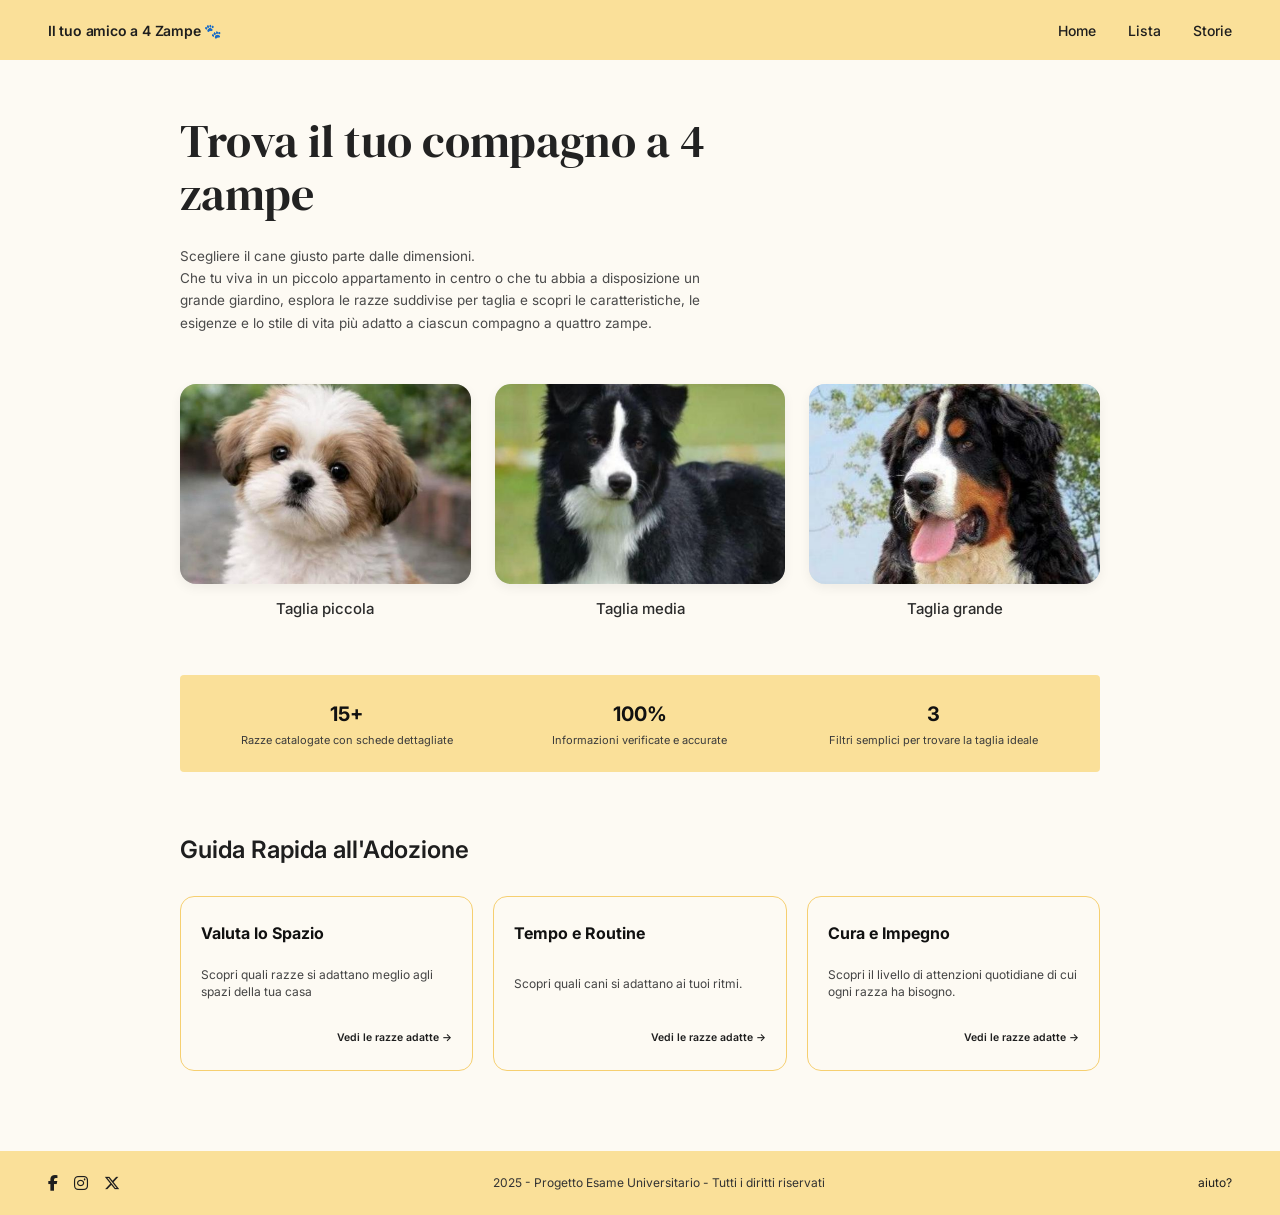
<file: index.html>
<!DOCTYPE html>
<html lang="it">
<head>
  <meta charset="UTF-8">
  <meta name="viewport" content="width=device-width, initial-scale=1.0">
  <title>Il tuo amico a 4 Zampe</title>
  <link rel="stylesheet" href="style.css">
  <link rel="preconnect" href="https://fonts.googleapis.com">
  <link rel="preconnect" href="https://fonts.gstatic.com" crossorigin>
  <link href="https://fonts.googleapis.com/css2?family=DM+Serif+Display&family=Inter:wght@400;500;600;700&display=swap" rel="stylesheet">
  <link rel="stylesheet" href="https://cdnjs.cloudflare.com/ajax/libs/font-awesome/6.5.1/css/all.min.css">
</head>
<body>

  <!-- Navbar -->
  <header class="navbar">
    <div class="logo">
      <a href="index.html">Il tuo amico a 4 Zampe 🐾</a>
    </div>
    <nav class="nav-links">
      <a href="index.html">Home</a>
      <a href="lista.html">Lista</a>
      <a href="storie.html">Storie</a>
    </nav>
  </header>
  <main class="container">
    
    <section class="hero-section">
      <h1>Trova il tuo compagno a 4<br>zampe</h1>
      <p class="subtitle">
        Scegliere il cane giusto parte dalle dimensioni.<br>
        Che tu viva in un piccolo appartamento in centro o che tu abbia a disposizione un<br>
        grande giardino, esplora le razze suddivise per taglia e scopri le caratteristiche, le<br>
        esigenze e lo stile di vita più adatto a ciascun compagno a quattro zampe.
      </p>
    </section>

   <!-- Sezione Taglie Cani -->
    <section class="sizes-section">
      <a href="Razze_Piccole.html" class="size-card-link">
        <div class="size-card">
          <div class="img-wrapper">
            <img src="Cane Piccolo def.jpeg" alt="Taglia piccola">
          </div>
          <p class="size-title">Taglia piccola</p>
        </div>
      </a>

      <a href="Razze_Medie.html" class="size-card-link">
        <div class="size-card">
          <div class="img-wrapper">
            <img src="Cane Medio def.jpeg" alt="Taglia media">
          </div>
          <p class="size-title">Taglia media</p>
        </div>
      </a>

      <a href="Razze_Grandi.html" class="size-card-link">
        <div class="size-card">
          <div class="img-wrapper">
            <img src="Cane Grande.jpg" alt="Taglia grande">
          </div>
          <p class="size-title">Taglia grande</p>
        </div>
      </a>
    </section>

    <section class="stats-banner">
      <div class="stat-item">
        <h3>15+</h3>
        <p>Razze catalogate con schede dettagliate</p>
      </div>
      <div class="stat-item">
        <h3>100%</h3>
        <p>Informazioni verificate e accurate</p>
      </div>
      <div class="stat-item">
        <h3>3</h3>
        <p>Filtri semplici per trovare la taglia ideale</p>
      </div>
    </section>

    <section class="guide-section">
      <h2>Guida Rapida all'Adozione</h2>
      
      <div class="cards-grid">
        <div class="guide-card">
          <h4>Valuta lo Spazio</h4>
          <p>Scopri quali razze si adattano meglio agli spazi della tua casa</p>
          <a href="index5.html" class="card-link">Vedi le razze adatte &rarr;</a>
        </div>

        <div class="guide-card">
          <h4>Tempo e Routine</h4>
          <p>Scopri quali cani si adattano ai tuoi ritmi.</p>
          <a href="index5.html" class="card-link">Vedi le razze adatte &rarr;</a>
        </div>

        <div class="guide-card">
          <h4>Cura e Impegno</h4>
          <p>Scopri il livello di attenzioni quotidiane di cui ogni razza ha bisogno.</p>
          <a href="index5.html" class="card-link">Vedi le razze adatte &rarr;</a>
        </div>
      </div>
    </section>

  </main>

  <footer class="footer">
    <div class="social-icons">
      <a href="#"><i class="fa-brands fa-facebook-f"></i></a>
      <a href="#"><i class="fa-brands fa-instagram"></i></a>
      <a href="#"><i class="fa-brands fa-x-twitter"></i></a>
    </div>
    <div class="footer-copy">
      2025 - Progetto Esame Universitario - Tutti i diritti riservati
    </div>
    <div class="footer-help">
      <a href="#">aiuto?</a>
    </div>
  </footer>

</body>
</html>
</file>
<file: style.css>
/* =========================================
   1. RESET GENERALE E BASE
   ========================================= */
* {
  margin: 0;
  padding: 0;
  box-sizing: border-box;
}

body {
  font-family: 'Inter', sans-serif;
  background-color: #fdfaf3; /* Colore crema/avorio originale */
  color: #1e1e1e;
  line-height: 1.5;
  -webkit-font-smoothing: antialiased;
}

/* =========================================
   2. HEADER & NAVBAR
   ========================================= */
.navbar {
  display: flex;
  justify-content: space-between;
  align-items: center;
  padding: 18px 48px;
  background-color: #fae099; /* Giallo pastello caratteristico */
}

.navbar .logo {
  font-size: 14px;
  font-weight: 600;
  letter-spacing: -0.2px;
  color: #1e1e1e;
}

.navbar .logo a {
  text-decoration: none;
  color: #1e1e1e;
  transition: opacity 0.2s ease;
}

.navbar .logo a:hover {
  opacity: 0.75;
}

.navbar .nav-links a {
  text-decoration: none;
  color: #1e1e1e;
  font-size: 14px;
  margin-left: 28px;
  font-weight: 500;
  transition: opacity 0.2s ease;
}

.navbar .nav-links a:hover {
  opacity: 0.7;
}

/* =========================================
   3. CONTENITORE PRINCIPALE
   ========================================= */
.container {
  max-width: 960px;
  margin: 0 auto;
  padding: 55px 20px 80px 20px;
}

/* =========================================
   4. HERO SECTION
   ========================================= */
.hero-section {
  margin-bottom: 50px;
}

.hero-section h1 {
  font-family: 'DM Serif Display', Georgia, serif;
  font-size: 46px;
  line-height: 1.15;
  color: #222222;
  margin-bottom: 24px;
  font-weight: 400;
}

.hero-section .subtitle {
  font-size: 13.5px;
  color: #4a4a4a;
  line-height: 1.65;
  max-width: 780px;
}

/* =========================================
   5. SEZIONE CARD TAGLIE (CORRETTA)
   ========================================= */
.sizes-section {
  display: flex;
  justify-content: space-between;
  gap: 24px;
  margin-bottom: 55px;
}

/* Rende il link un blocco a larghezza uguale e rimuove il colore blu di default */
.size-card-link {
  flex: 1;
  display: block;
  text-decoration: none;
  color: inherit;
  transition: transform 0.2s ease;
}

.size-card-link:hover {
  transform: translateY(-4px);
}

.size-card {
  width: 100%;
  text-align: center;
}

/* Forza proporzioni (4:3) e altezza identiche per tutte le immagini */
.size-card .img-wrapper {
  width: 100%;
  aspect-ratio: 4 / 3;
  height: 200px;
  border-radius: 16px;
  overflow: hidden;
  box-shadow: 0 4px 12px rgba(0, 0, 0, 0.06);
  margin-bottom: 14px;
  background-color: #e5e5e5;
}

.size-card .img-wrapper img {
  width: 100%;
  height: 100%;
  object-fit: cover; /* Taglio uniforme senza deformare */
  display: block;
}

.size-card .size-title {
  font-size: 15px;
  font-weight: 500;
  color: #2b2b2b;
  text-decoration: none;
}

.size-card-link:hover .size-title {
  text-decoration: underline;
}

/* =========================================
   6. BANNER STATISTICHE
   ========================================= */
.stats-banner {
  background-color: #fae099;
  border-radius: 4px;
  display: flex;
  justify-content: space-around;
  align-items: center;
  padding: 24px 20px;
  margin-bottom: 60px;
}

.stat-item {
  text-align: center;
  flex: 1;
  padding: 0 12px;
}

.stat-item h3 {
  font-size: 20px;
  font-weight: 700;
  color: #111111;
  margin-bottom: 4px;
}

.stat-item p {
  font-size: 11px;
  color: #3b3b3b;
  line-height: 1.3;
}

/* =========================================
   7. SEZIONE GUIDA RAPIDA ALL'ADOZIONE
   ========================================= */
.guide-section h2 {
  font-size: 24px;
  font-weight: 600;
  color: #1e1e1e;
  margin-bottom: 28px;
}

.cards-grid {
  display: flex;
  gap: 20px;
}

.guide-card {
  flex: 1;
  background-color: transparent;
  border: 1.5px solid #f6cf70;
  border-radius: 14px;
  padding: 24px 20px;
  display: flex;
  flex-direction: column;
  justify-content: space-between;
  min-height: 175px;
}

.guide-card h4 {
  font-size: 16px;
  font-weight: 700;
  color: #111111;
  margin-bottom: 8px;
}

.guide-card p {
  font-size: 12px;
  color: #444444;
  line-height: 1.45;
  margin-bottom: 16px;
}

.guide-card .card-link {
  font-size: 10.5px;
  color: #1e1e1e;
  text-decoration: none;
  font-weight: 600;
  align-self: flex-end;
}

.guide-card .card-link:hover {
  text-decoration: underline;
}

/* =========================================
   8. FOOTER
   ========================================= */
.footer {
  background-color: #fae099;
  display: flex;
  justify-content: space-between;
  align-items: center;
  padding: 20px 48px;
  font-size: 12px;
  color: #2b2b2b;
}

.footer .social-icons {
  display: flex;
  gap: 16px;
}

.footer .social-icons a {
  color: #1e1e1e;
  font-size: 16px;
  text-decoration: none;
  transition: opacity 0.2s ease;
}

.footer .social-icons a:hover {
  opacity: 0.7;
}

.footer .footer-copy {
  font-size: 12px;
  color: #333333;
}

.footer .footer-help a {
  color: #1e1e1e;
  text-decoration: none;
  font-size: 12px;
}

.footer .footer-help a:hover {
  text-decoration: underline;
}

/* =========================================
   9. RESPONSIVE MOBILE
   ========================================= */
@media (max-width: 768px) {
  .navbar, .footer {
    padding: 16px 20px;
  }
  
  .sizes-section, .cards-grid {
    flex-direction: column;
  }

  .stats-banner {
    flex-direction: column;
    gap: 18px;
  }

  .footer {
    flex-direction: column;
    gap: 12px;
    text-align: center;
  }
}
</file>
